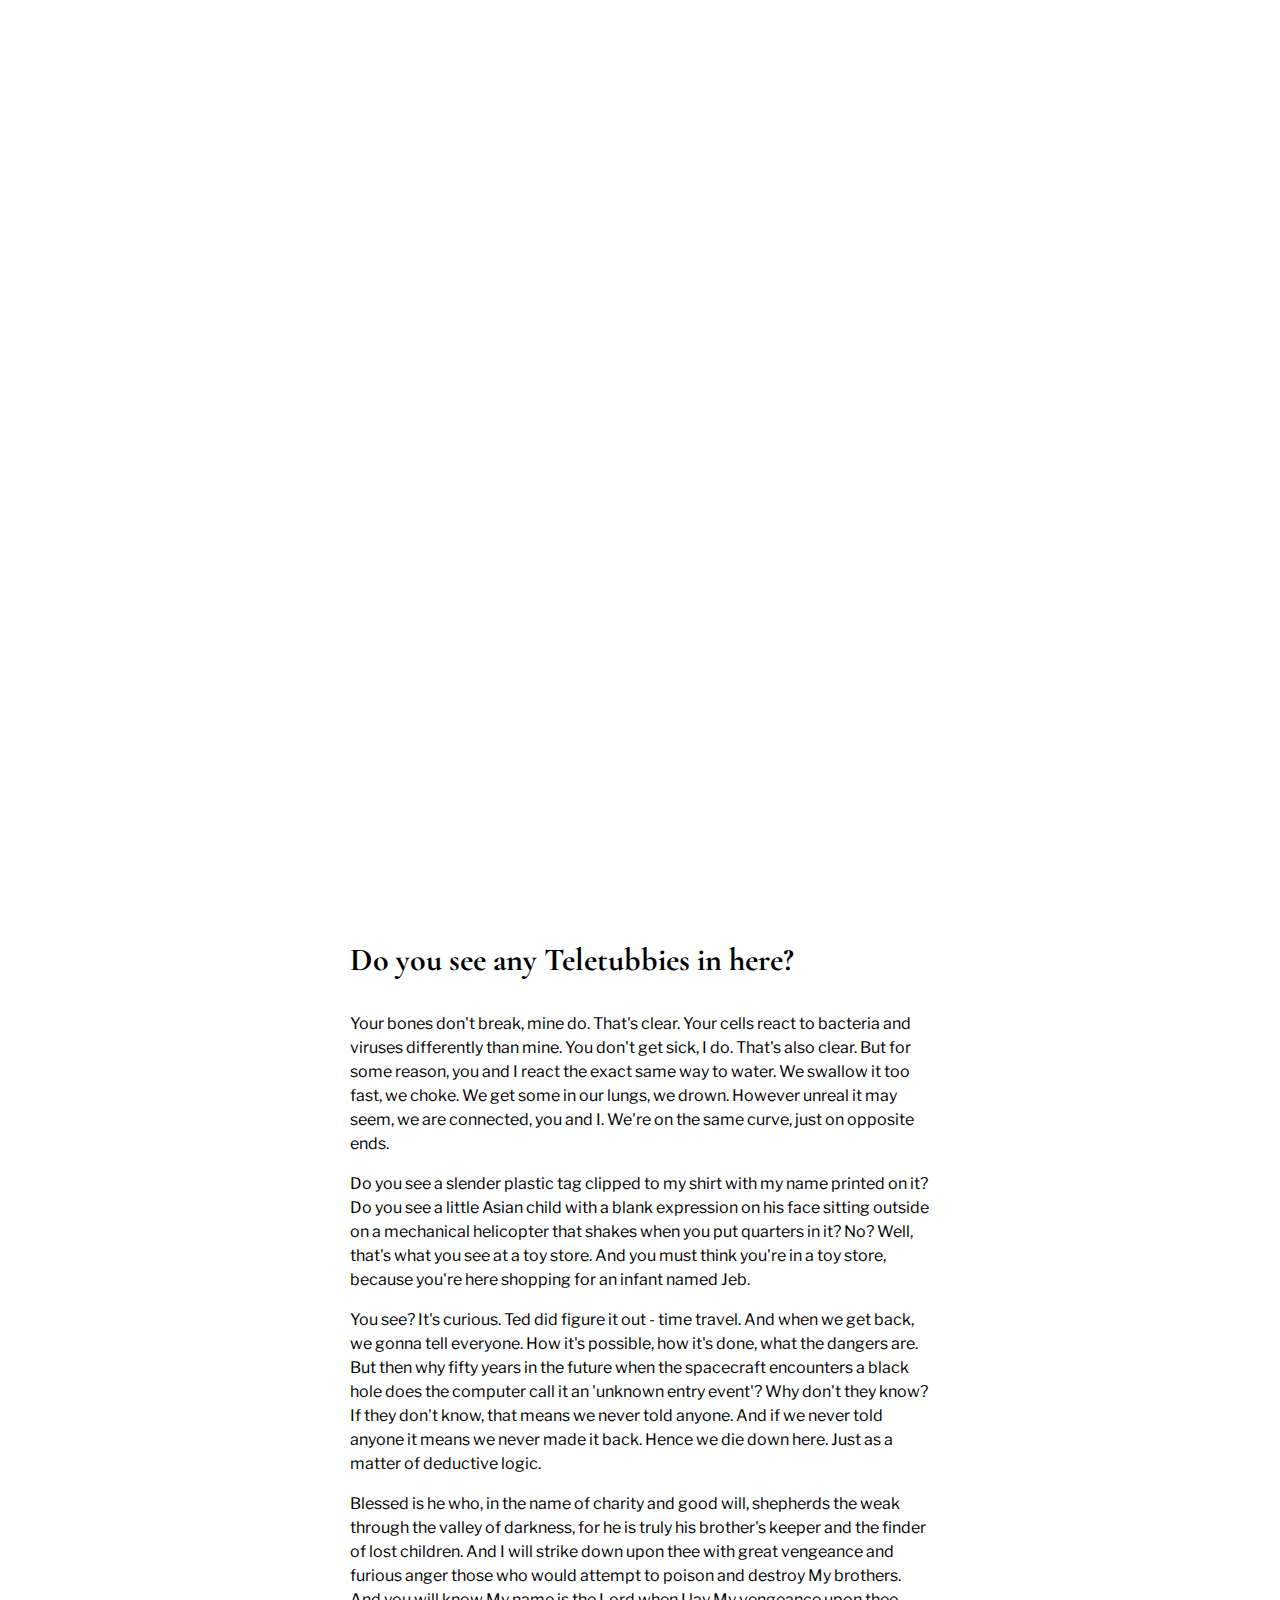
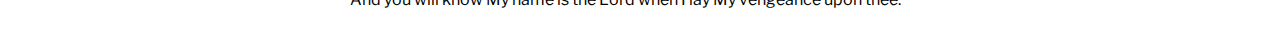
<file: Borító/index.html>
<html>
<head>
  <meta charset="utf-8">
  <meta name="viewport" content="width=device-width initial-scale=1">
  <link href="https://fonts.googleapis.com/css?family=Cormorant+Garamond%7CLibre+Franklin" rel="stylesheet">
    <link rel="stylesheet" type="text/css" href="borito.css">

  <title>Components Project - Fullscreen Article Header</title>
</head>
<body>
  <article>
    <header class="cover">
      <div class="wrapper">
        <div class="byline">
          <h2>By Samuel L</h2>
          <h3>May 13th 2017</h3>
        </div>
        <h1 class="headline">The Lysine Contingency</h1>
        <p class="tagline">"The path of the righteous man is beset on all sides by the iniquities of the selfish and the tyranny of evil men."</p>
      </div>
    </header>
    <section>
      <h1>Do you see any Teletubbies in here?</h1>
      <p>Your bones don't break, mine do. That's clear. Your cells react to bacteria and viruses differently than mine. You don't get sick, I do. That's also clear. But for some reason, you and I react the exact same way to water. We swallow it too fast,
        we choke. We get some in our lungs, we drown. However unreal it may seem, we are connected, you and I. We're on the same curve, just on opposite ends.</p>
      <p>Do you see a slender plastic tag clipped to my shirt with my name printed on it? Do you see a little Asian child with a blank expression on his face sitting outside on a mechanical helicopter that shakes when you put quarters in it? No? Well, that's
        what you see at a toy store. And you must think you're in a toy store, because you're here shopping for an infant named Jeb.</p>
      <p>You see? It's curious. Ted did figure it out - time travel. And when we get back, we gonna tell everyone. How it's possible, how it's done, what the dangers are. But then why fifty years in the future when the spacecraft encounters a black hole
        does the computer call it an 'unknown entry event'? Why don't they know? If they don't know, that means we never told anyone. And if we never told anyone it means we never made it back. Hence we die down here. Just as a matter of deductive logic.
        </p>
      <p>Blessed is he who, in the name of charity and good will, shepherds the weak through the valley of darkness, for he is truly his brother's keeper and the finder of lost children. And I will strike down upon thee with great vengeance and furious anger
        those who would attempt to poison and destroy My brothers. And you will know My name is the Lord when I lay My vengeance upon thee.</p>
    </section>
  </article>
</body>
</html>
</file>
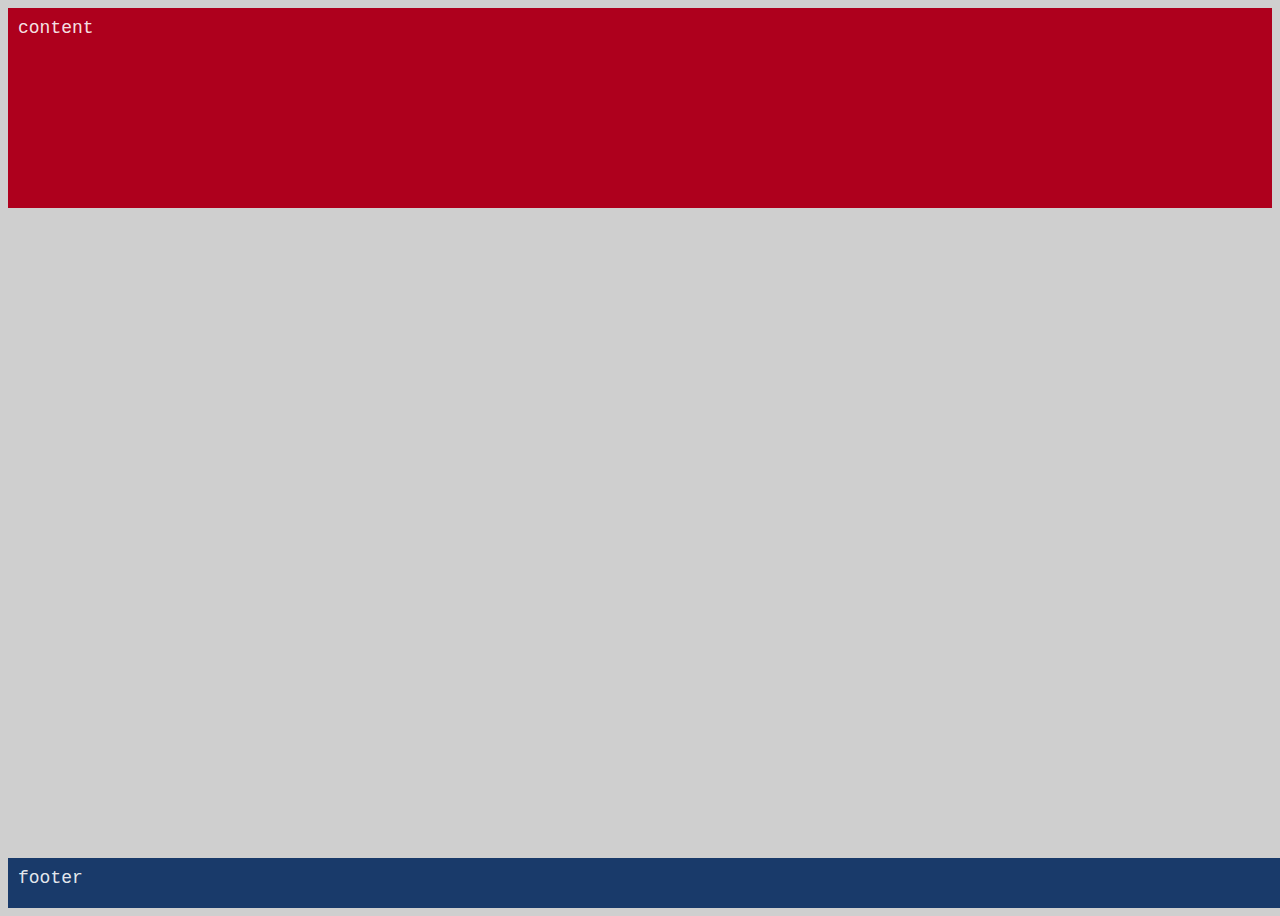
<file: Sticky footer/Abszolút/index.html>
<!DOCTYPE html>
<html>
<head>
  <meta charset="utf-8">
  <meta name="viewport" content="width=device-width, initial-scale=1">
  <link rel="stylesheet" type="text/css" href="abszolut.css">
</head>
<body>
  <div class="wrapper">
    <main class="content">
      <span>content</span>
    </main>
    <footer class="footer">
      <span>footer</span>
    </footer>
  </div>
</body>
</html>
</file>
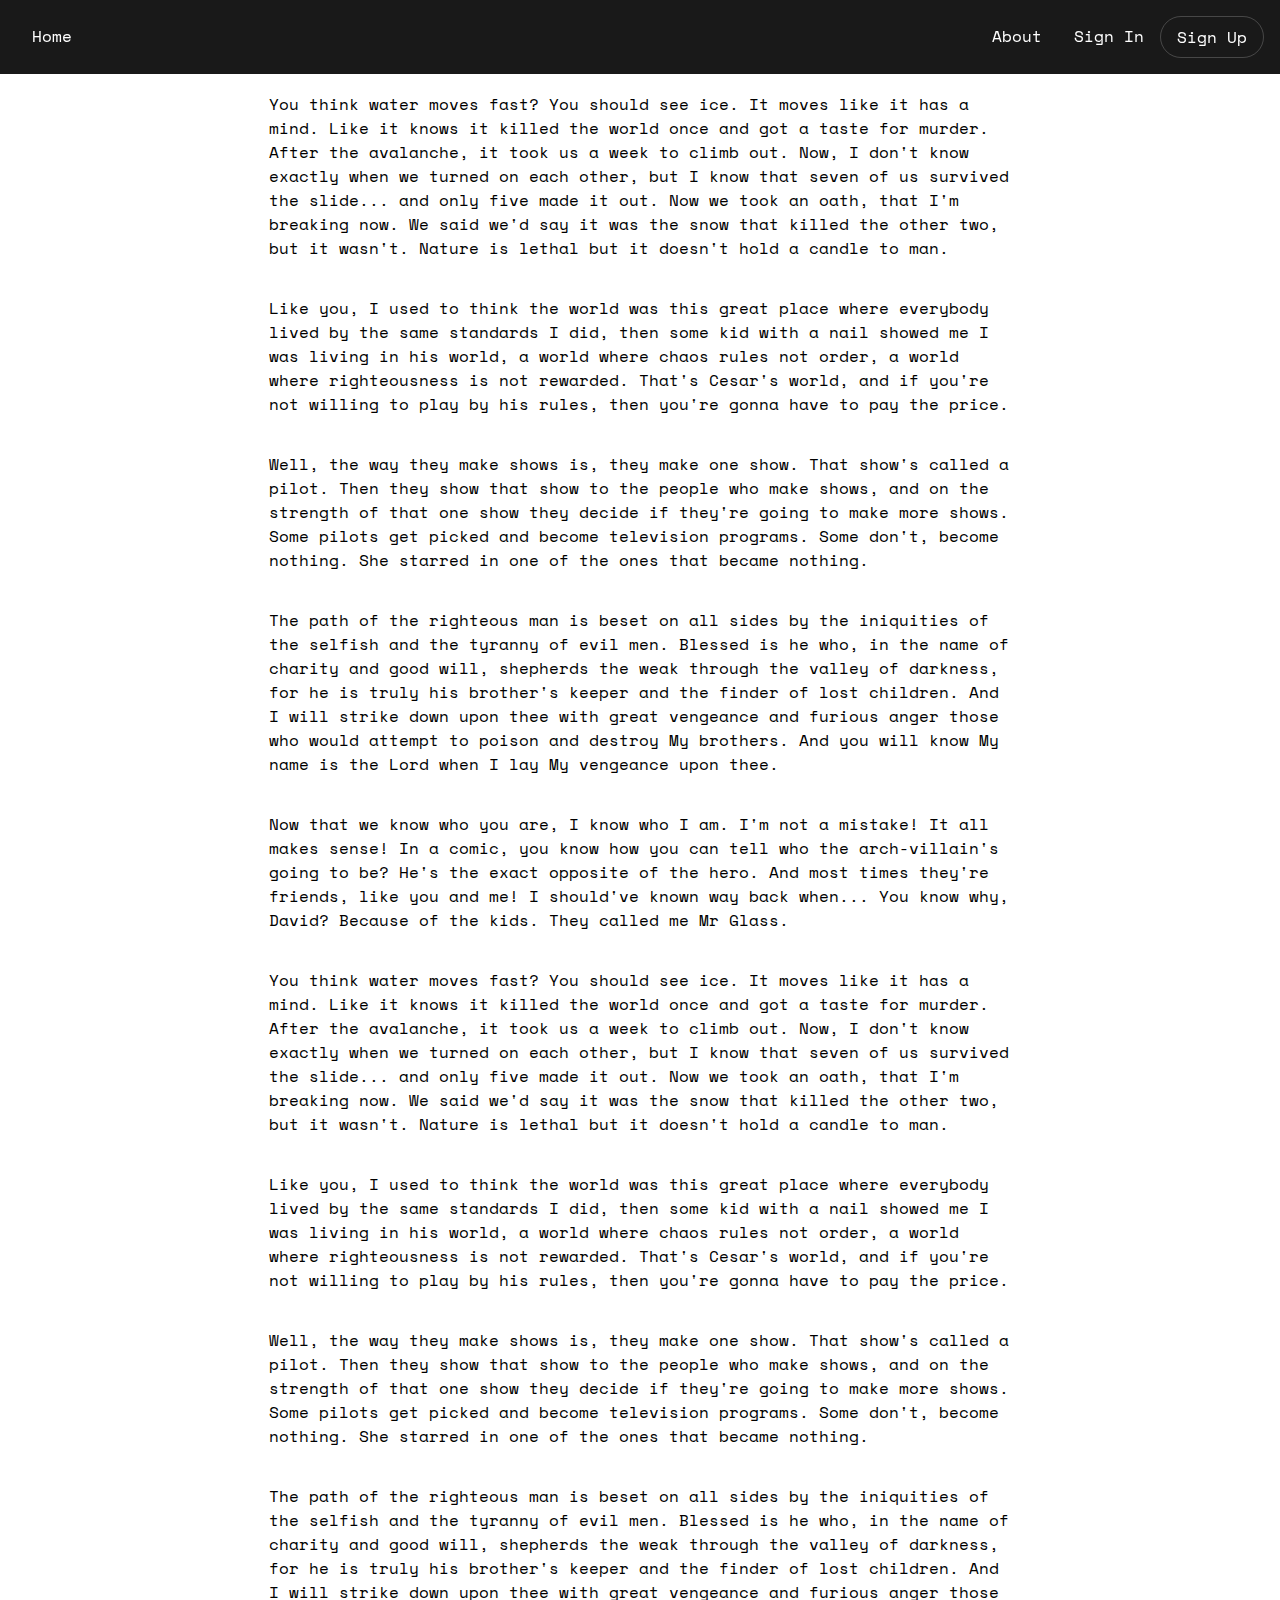
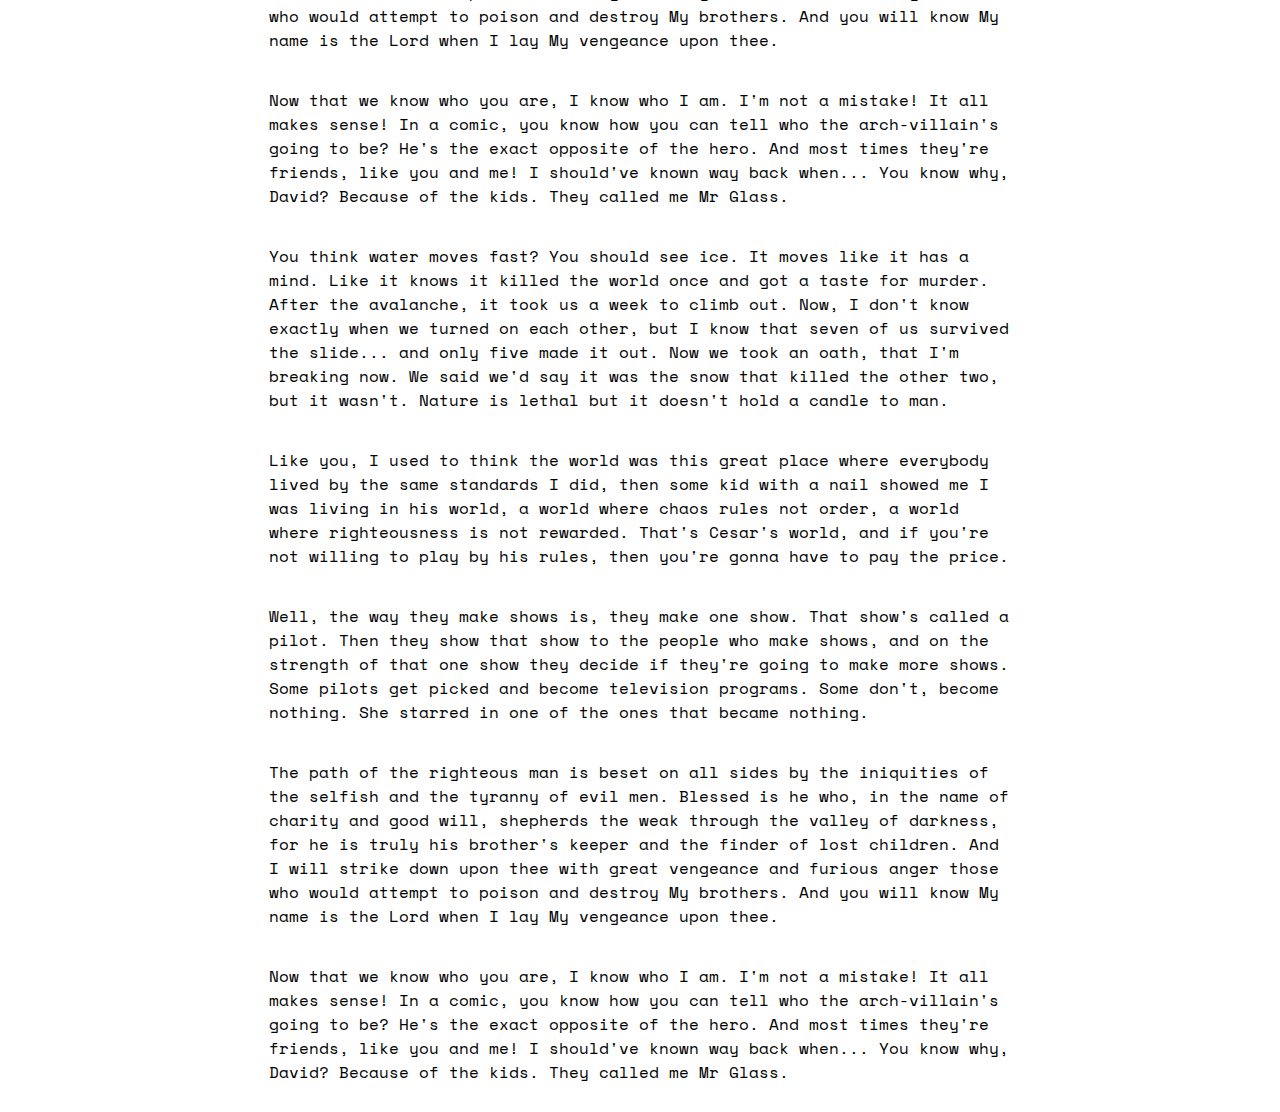
<file: Navigáció/anchor/index2.html>
<html>
<head>
  <meta charset="utf-8">
  <meta name="viewport" content="width=device-width initial-scale=1">
  <title>Components Project - Floated Fixed Top Nav</title>
  <link href="https://fonts.googleapis.com/css?family=Space+Mono:400,700" rel="stylesheet">
   <link rel="stylesheet" type="text/css" href="navigacio2.css">
</head>
<body>
  <nav>
    <a href="#" class="sign-up">Sign Up</a>
    <a href="#">Sign In</a>
    <a href="#">About</a>
    <a href="#" class="home">Home</a>
  </nav>
  <section>
    <p>You think water moves fast? You should see ice. It moves like it has a mind. Like it knows it killed the world once and got a taste for murder. After the avalanche, it took us a week to climb out. Now, I don't know exactly when we turned on each other, but I know that seven of us survived the slide... and only five made it out. Now we took an oath, that I'm breaking now. We said we'd say it was the snow that killed the other two, but it wasn't. Nature is lethal but it doesn't hold a candle to man.</p>
  <p>Like you, I used to think the world was this great place where everybody lived by the same standards I did, then some kid with a nail showed me I was living in his world, a world where chaos rules not order, a world where righteousness is not rewarded. That's Cesar's world, and if you're not willing to play by his rules, then you're gonna have to pay the price.</p>
  <p>Well, the way they make shows is, they make one show. That show's called a pilot. Then they show that show to the people who make shows, and on the strength of that one show they decide if they're going to make more shows. Some pilots get picked and become television programs. Some don't, become nothing. She starred in one of the ones that became nothing.</p>
  <p>The path of the righteous man is beset on all sides by the iniquities of the selfish and the tyranny of evil men. Blessed is he who, in the name of charity and good will, shepherds the weak through the valley of darkness, for he is truly his brother's keeper and the finder of lost children. And I will strike down upon thee with great vengeance and furious anger those who would attempt to poison and destroy My brothers. And you will know My name is the Lord when I lay My vengeance upon thee. </p>
  <p>Now that we know who you are, I know who I am. I'm not a mistake! It all makes sense! In a comic, you know how you can tell who the arch-villain's going to be? He's the exact opposite of the hero. And most times they're friends, like you and me! I should've known way back when... You know why, David? Because of the kids. They called me Mr Glass. </p>
<p>You think water moves fast? You should see ice. It moves like it has a mind. Like it knows it killed the world once and got a taste for murder. After the avalanche, it took us a week to climb out. Now, I don't know exactly when we turned on each other, but I know that seven of us survived the slide... and only five made it out. Now we took an oath, that I'm breaking now. We said we'd say it was the snow that killed the other two, but it wasn't. Nature is lethal but it doesn't hold a candle to man.</p>
  <p>Like you, I used to think the world was this great place where everybody lived by the same standards I did, then some kid with a nail showed me I was living in his world, a world where chaos rules not order, a world where righteousness is not rewarded. That's Cesar's world, and if you're not willing to play by his rules, then you're gonna have to pay the price.</p>
  <p>Well, the way they make shows is, they make one show. That show's called a pilot. Then they show that show to the people who make shows, and on the strength of that one show they decide if they're going to make more shows. Some pilots get picked and become television programs. Some don't, become nothing. She starred in one of the ones that became nothing.</p>
  <p>The path of the righteous man is beset on all sides by the iniquities of the selfish and the tyranny of evil men. Blessed is he who, in the name of charity and good will, shepherds the weak through the valley of darkness, for he is truly his brother's keeper and the finder of lost children. And I will strike down upon thee with great vengeance and furious anger those who would attempt to poison and destroy My brothers. And you will know My name is the Lord when I lay My vengeance upon thee. </p>
  <p>Now that we know who you are, I know who I am. I'm not a mistake! It all makes sense! In a comic, you know how you can tell who the arch-villain's going to be? He's the exact opposite of the hero. And most times they're friends, like you and me! I should've known way back when... You know why, David? Because of the kids. They called me Mr Glass. </p>
<p>You think water moves fast? You should see ice. It moves like it has a mind. Like it knows it killed the world once and got a taste for murder. After the avalanche, it took us a week to climb out. Now, I don't know exactly when we turned on each other, but I know that seven of us survived the slide... and only five made it out. Now we took an oath, that I'm breaking now. We said we'd say it was the snow that killed the other two, but it wasn't. Nature is lethal but it doesn't hold a candle to man.</p>
  <p>Like you, I used to think the world was this great place where everybody lived by the same standards I did, then some kid with a nail showed me I was living in his world, a world where chaos rules not order, a world where righteousness is not rewarded. That's Cesar's world, and if you're not willing to play by his rules, then you're gonna have to pay the price.</p>
  <p>Well, the way they make shows is, they make one show. That show's called a pilot. Then they show that show to the people who make shows, and on the strength of that one show they decide if they're going to make more shows. Some pilots get picked and become television programs. Some don't, become nothing. She starred in one of the ones that became nothing.</p>
  <p>The path of the righteous man is beset on all sides by the iniquities of the selfish and the tyranny of evil men. Blessed is he who, in the name of charity and good will, shepherds the weak through the valley of darkness, for he is truly his brother's keeper and the finder of lost children. And I will strike down upon thee with great vengeance and furious anger those who would attempt to poison and destroy My brothers. And you will know My name is the Lord when I lay My vengeance upon thee. </p>
  <p>Now that we know who you are, I know who I am. I'm not a mistake! It all makes sense! In a comic, you know how you can tell who the arch-villain's going to be? He's the exact opposite of the hero. And most times they're friends, like you and me! I should've known way back when... You know why, David? Because of the kids. They called me Mr Glass. </p>
  </section>
</body>
</html>
</file>
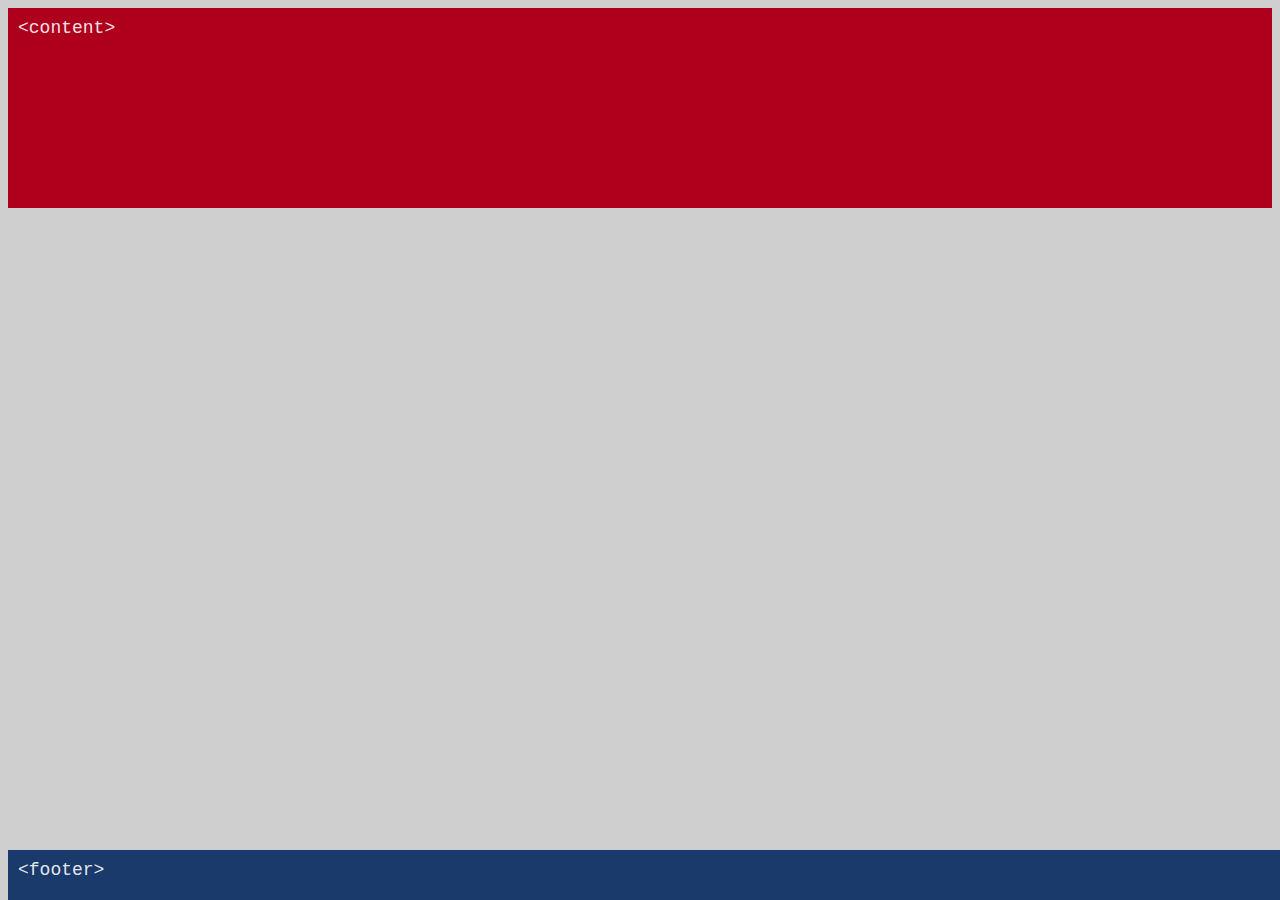
<file: Sticky footer/Bootstrap/index2.html>
<html>
<head>
  <meta charset="utf-8">
  <meta name="viewport" content="width=device-width initial-scale=1">
  <link rel="stylesheet" type="text/css" href="bootstrap.css">
  <title>Components Project - Sticky Footer C</title>
</head>
<body>
  <main class="content">
    <span>&lt;content&gt;</span>
  </main>
  <footer class="footer">
    <span>&lt;footer&gt;</span>
  </footer>
</body>
</html>
</file>
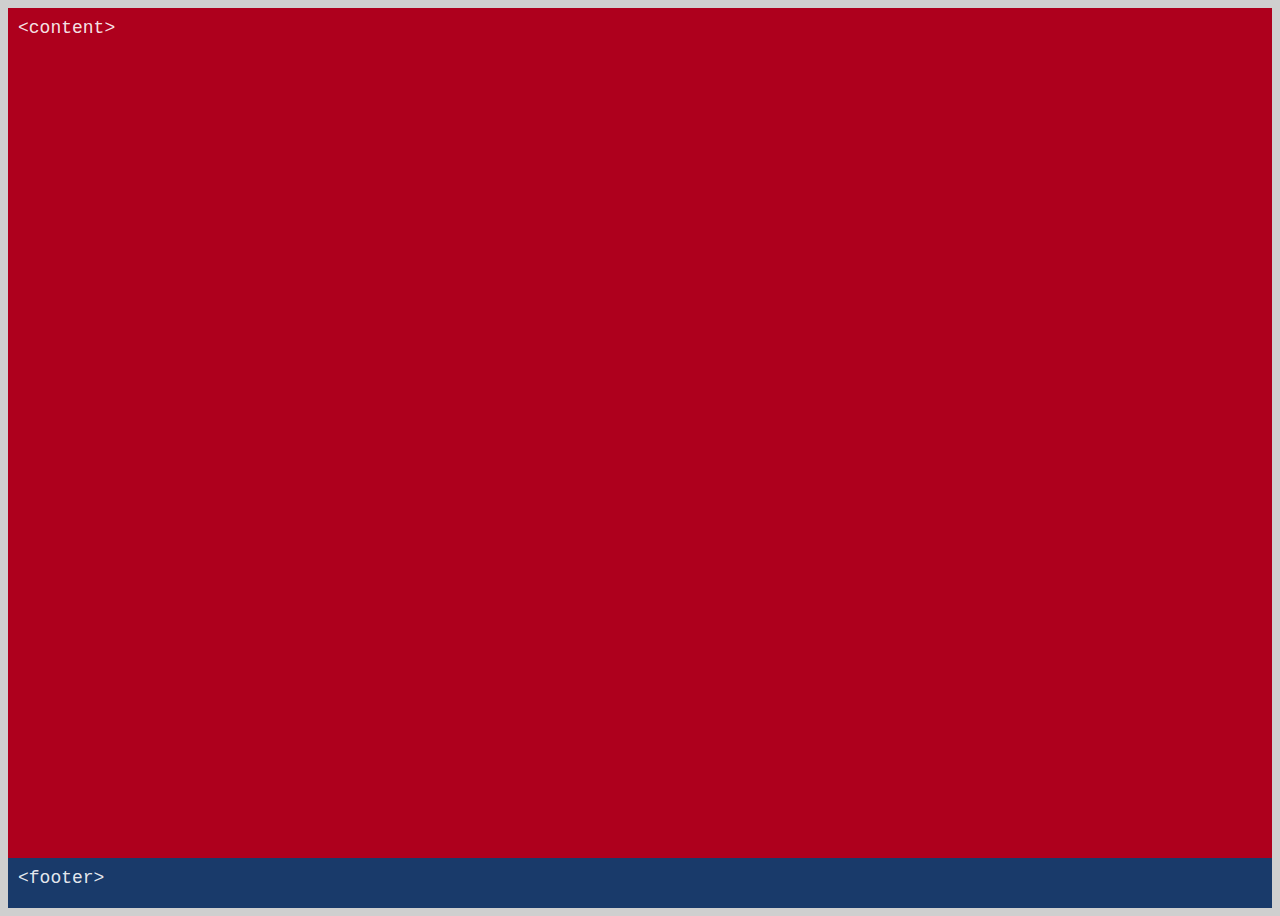
<file: Sticky footer/Calc/index3.html>
<html>
<head>
  <meta charset="utf-8">
  <meta name="viewport" content="width=device-width initial-scale=1">
  <link rel="stylesheet" type="text/css" href="calc.css">
  <title>Components Project - Sticky Footer A</title>
</head>
<body>
  <main class="content">
    <span>&lt;content&gt;</span>
  </main>
  <footer class="footer">
    <span>&lt;footer&gt;</span>
  </footer>
</body>
</html>
</file>
<file: Borító/borito.css>
/* ==== GENERAL STYLES ==== */

* {
    box-sizing: border-box;
}

/* ==== FULL SCREEN HEADER ==== */

.cover {
    background: url('https://orange.codeberryschool.com/content/images/project-assets/page-header-bg.jpg') no-repeat center;
  background-size: cover;
  height: 100vh;
  width: 100vw;
  color: hsla(0,0%,100%,.7);
    font-family: 'Cormorant Garamond', serif;
  text-align: center;
  display: table;
}

.wrapper {
    display: table-cell;
  vertical-align: middle;
    padding: 0 .625rem;
}

.byline h2 {
    font-size: 1.125rem;
    line-height: 1.5rem;
    letter-spacing: .1rem;
    margin-bottom: .5rem;
    text-transform: uppercase;
}

.byline h3 {
    font-size: 1.125rem;
    line-height: 1.5rem;
}

.headline {
    font-size: 3rem;
    margin: 2rem 0;
}

@media screen and (min-width: 1224px) {

    .headline {
        font-size: 6rem;
    }

}

.tagline {
    font-size: 1.25rem;
    line-height: 1.5rem;
}

/* ==== ARTICLE STYLES ==== */

section {
    padding: 0 .625rem;
}

@media screen and (min-width: 1224px) {

    section {
        width: 50%;
        max-width: 600px;
        margin: 2rem auto;
    }

}

section h1 {
    font-family: 'Cormorant Garamond', serif;
    font-size: 2rem;
    line-height: 1.25;
    margin: 2rem 0;
}

section p {
    font-family: 'Libre Franklin', sans-serif;
    font-size: 1rem;
    line-height: 1.5;
    margin: 1rem 0;
}
</file>
<file: Sticky footer/Abszolút/abszolut.css>
/*==== FOOTER STYLES ====*/

.wrapper {
  min-height: 100vh;
  position: relative;
  padding-bottom: 50px;
}

.footer {
  position: absolute;
  bottom: 0;
  left: 0;
  width: 100vw;
  height: 50px;
}








/*==== HELPER STYLES ====*/


* {
  box-sizing: border-box;
}

body {
  background: #cfcfcf;
}

.content,
.footer {
  padding: 10px;
  color: rgba(255,255,255, .9);
  font-family: monospace;
  font-size: 1.125rem;
}

.content {
  background: #ae001d;
  height: 200px;
}

.footer {
  background: #193a6a;
}
</file>
<file: Navigáció/anchor/navigacio2.css>
/* ==== GENERAL STYLES ==== */

* {
    box-sizing: border-box;
}

/* ==== A FLOATED TOP NAVIGATION ==== */

nav {
  background-color: rgba(0,0,0,.9);
  padding: 1rem;
}

nav a {
  text-decoration: none;
  font-family: 'Space Mono', monospace;
  text-align: center;
  display: block;
  padding: .5rem 1rem;
  color: #fff;
}

nav a:hover {
  color: hsl(0, 0%, 77%);
  transition: color .15s ease-in-out;
}

.sign-up {
  border: 1px solid hsla(0,0%,100%,.2);
  border-radius: 9999px;
}

.sign-up:hover {
  color: #000;
  background-color: #fff;
  transition: background-color .15s ease-in-out;
}

@media (min-width: 768px) {

  nav {
    position: fixed;
    top: 0;
    left: 0;
    width: 100%;
  }

  nav a {
    float: right;
  }

  .home {
    float: left;
  }

    /* Clearfix */
    nav::after {
      content: "";
      clear: both;
      display: block;
    }

}

section {
  font-size: 1rem;
  font-family: 'Space Mono', monospace;
}

@media (min-width: 768px) {

  section {
    width: 60%;
    margin: 5.25rem auto 1.25rem;
  }

}

p {
  margin-bottom: 1.25rem;
  padding: .5rem;
}
</file>
<file: Sticky footer/Calc/calc.css>
.content {
  min-height: calc(100vh - 50px);
}

.footer {
  height: 50px;
}









/*==== HELPER STYLES ====*/

* {
  box-sizing: border-box;
}

body {
  background: #cfcfcf;
}

.content,
.footer {
  padding: 10px;
  color: rgba(255,255,255, .9);
  font-family: monospace;
  font-size: 1.125rem;
}

.content {
  background: #ae001d;
  height: 200px;
}

.footer {
  background: #193a6a;
}
</file>
